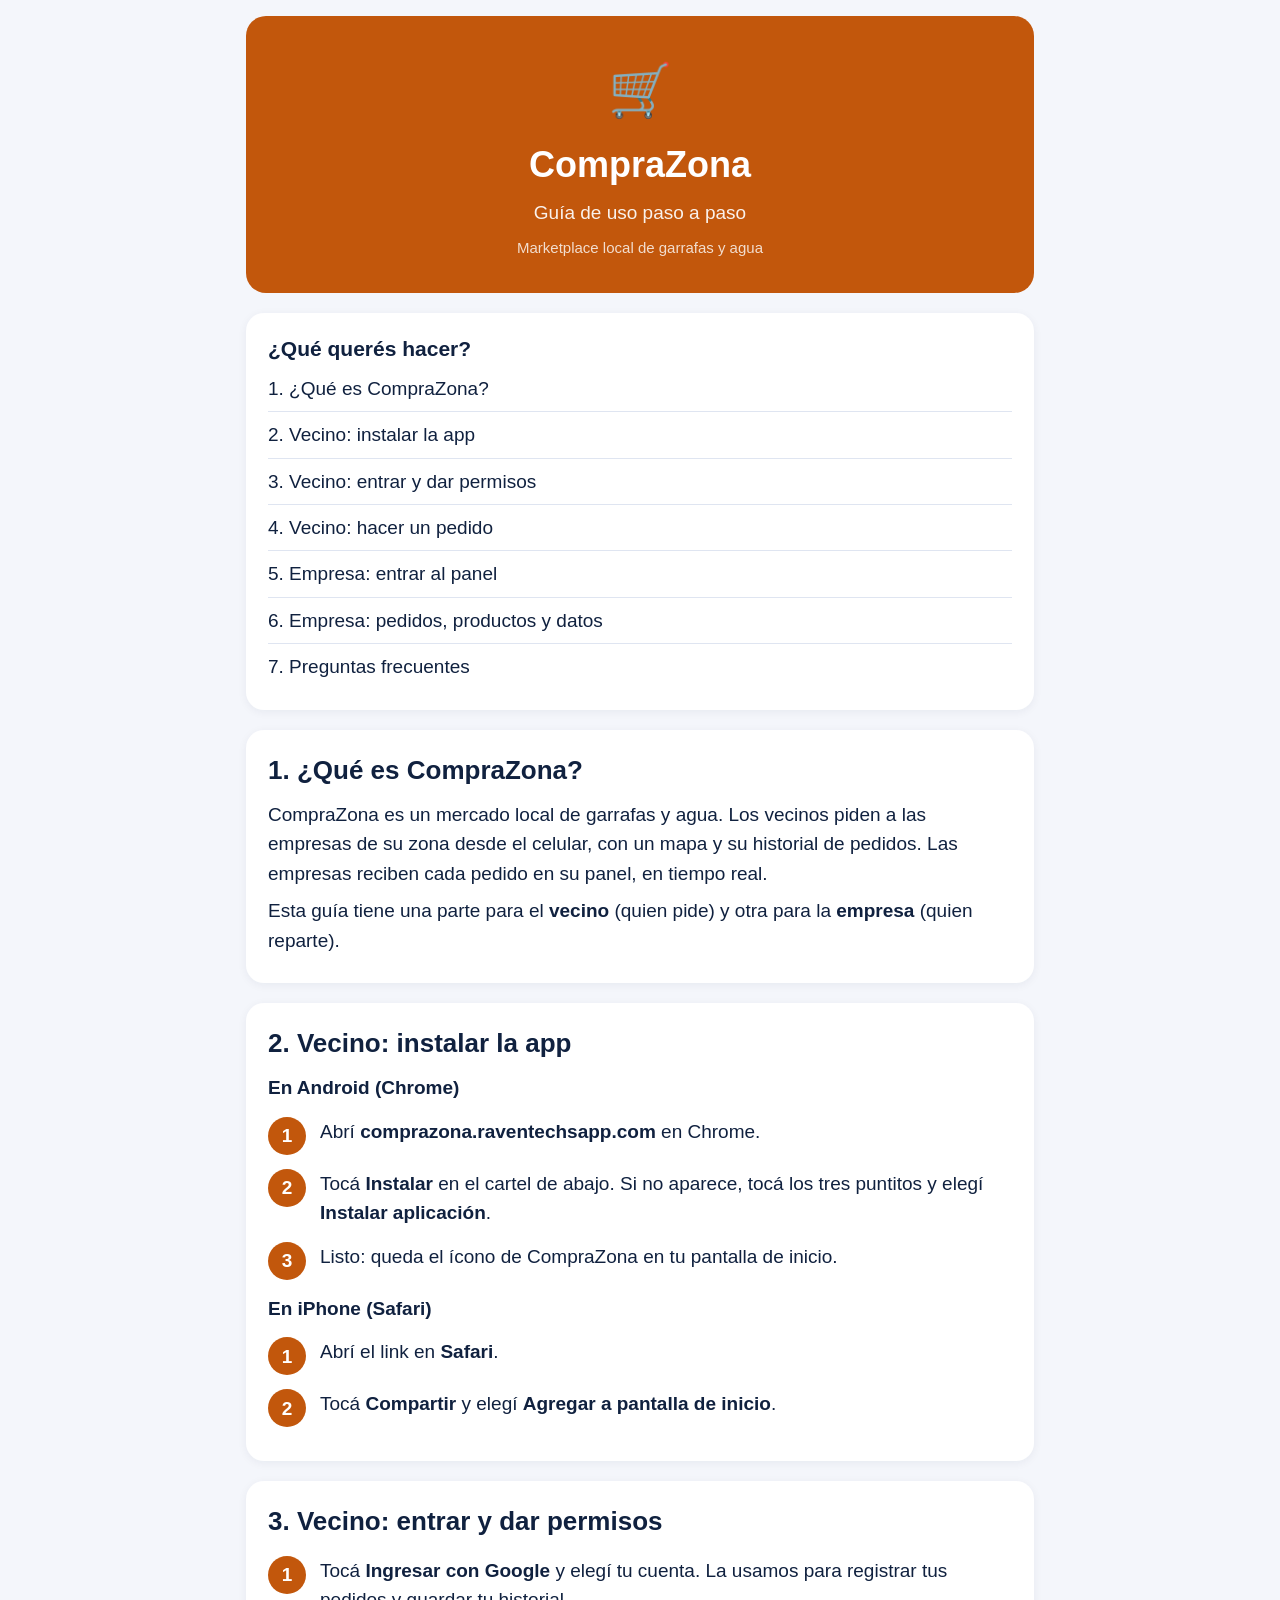
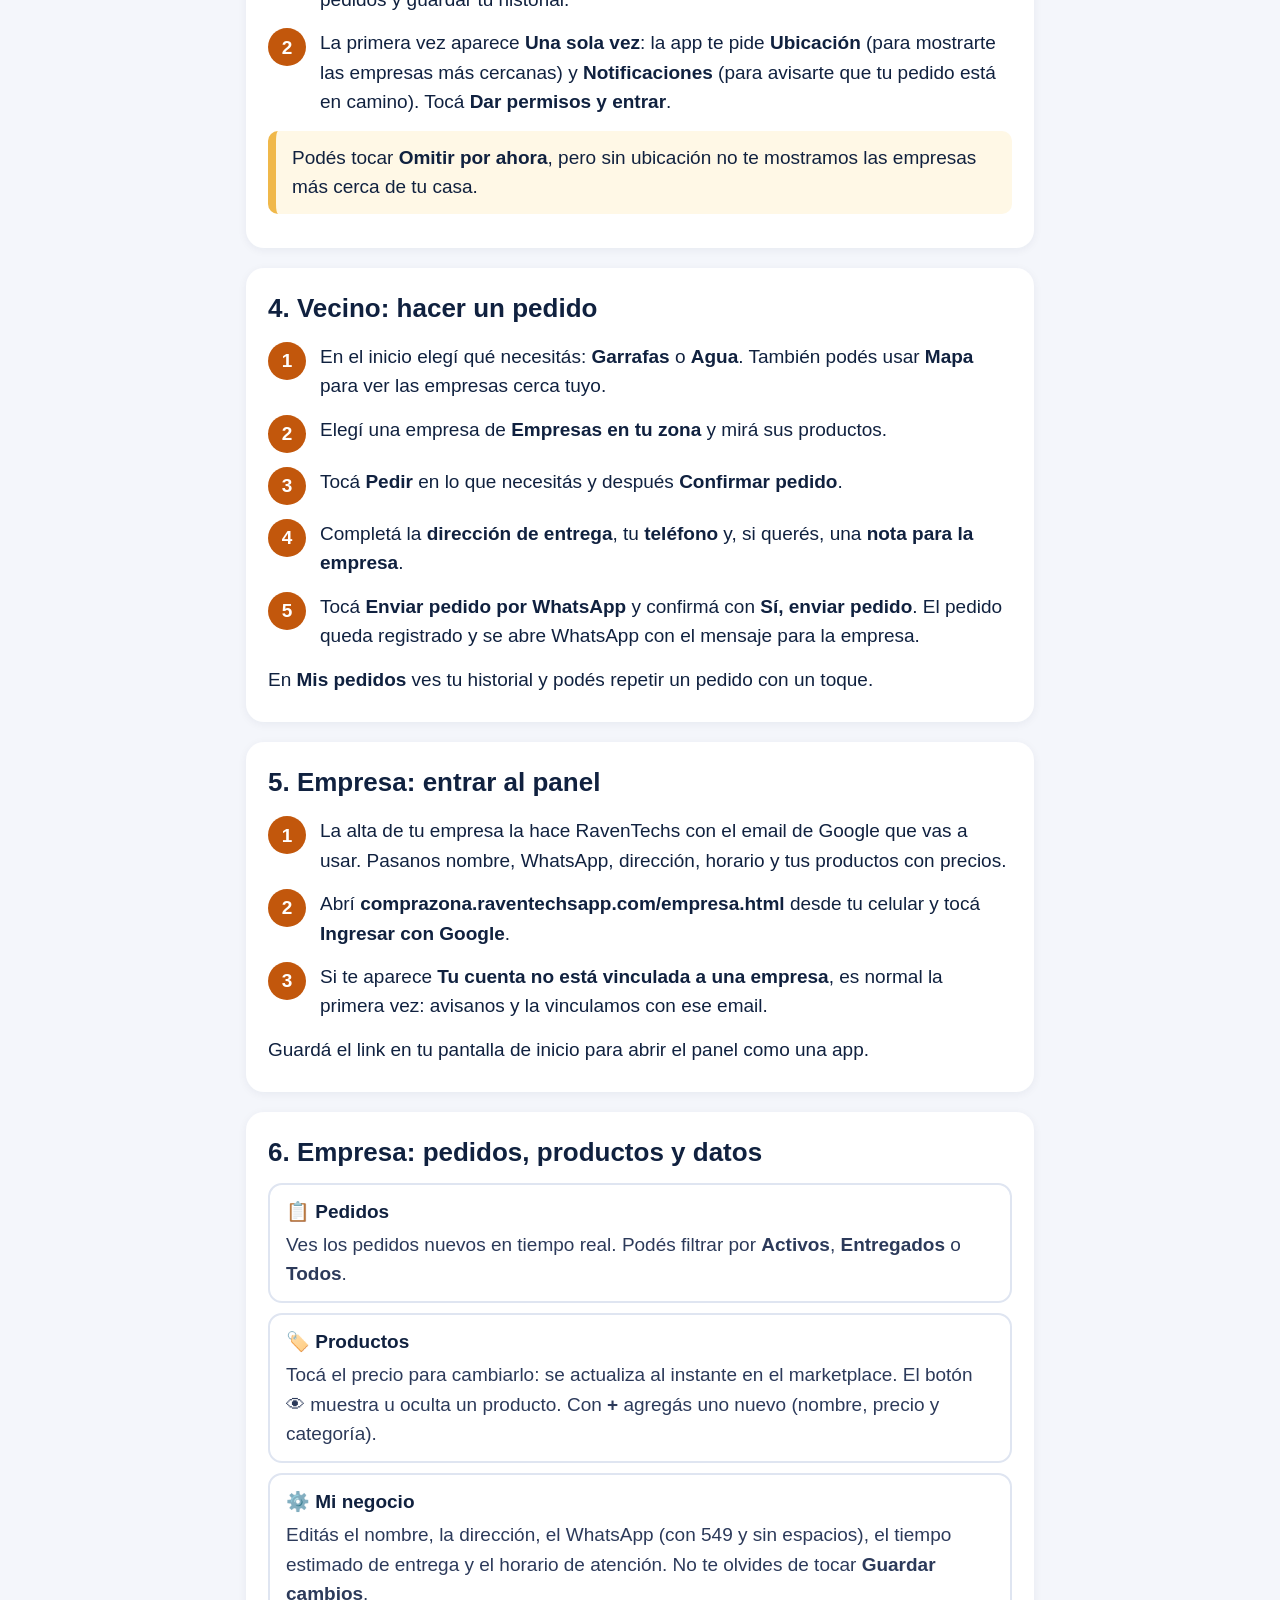
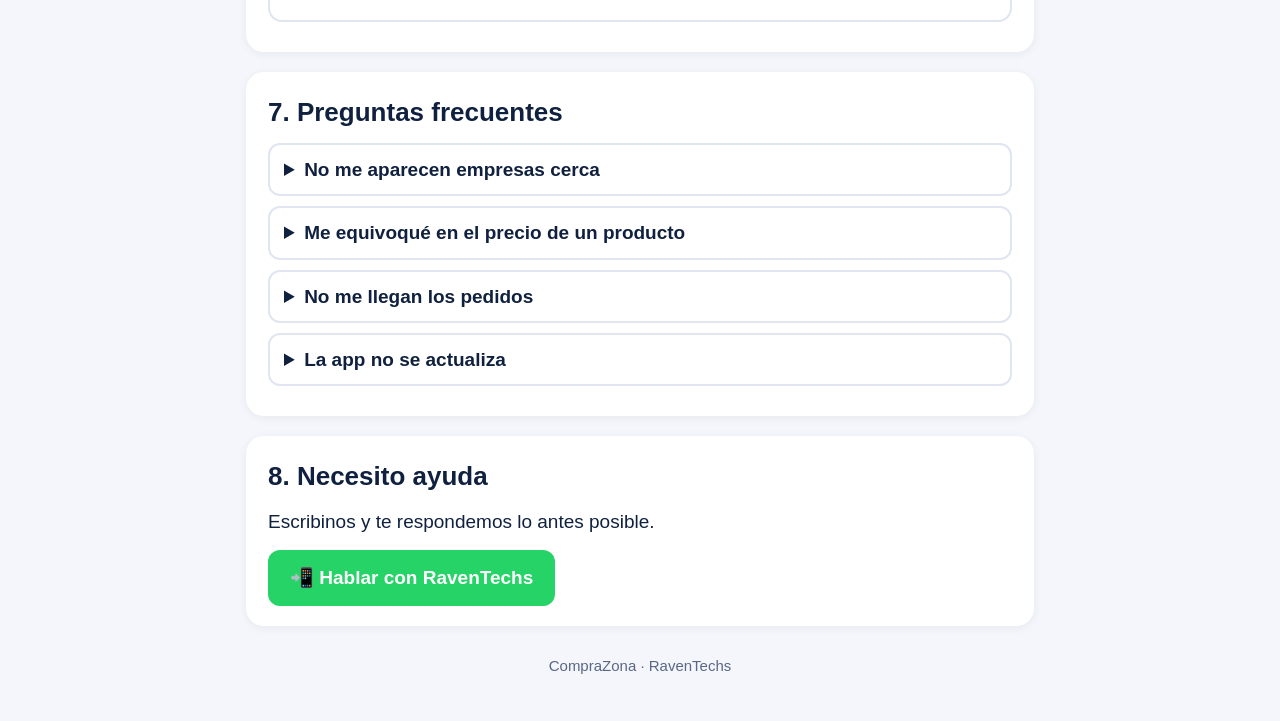
<file: ayuda/index.html>
<!doctype html><html lang="es"><head><meta charset="utf-8"><meta name="viewport" content="width=device-width,initial-scale=1">
<title>Guía de uso de CompraZona</title>
<style>
:root{--c:#c2570c;--tx:#10213f;--mu:#5b6784;--bg:#f4f6fb;--bd:#dfe5f1}
*{box-sizing:border-box}body{margin:0;font:19px/1.55 Arial,Helvetica,sans-serif;color:var(--tx);background:var(--bg)}
.w{max-width:820px;margin:0 auto;padding:16px}
header{background:var(--c);color:#fff;border-radius:20px;padding:34px 22px;text-align:center;margin-bottom:20px}header h1{margin:6px 0;font-size:36px}header p{margin:0;font-size:19px;opacity:.92}
nav,section{background:#fff;border-radius:18px;padding:20px 22px;margin-bottom:20px;box-shadow:0 2px 10px rgba(15,30,61,.06)}
nav a{display:block;color:var(--tx);text-decoration:none;padding:8px 0;border-bottom:1px solid var(--bd)}nav a:last-child{border:0}
h2{margin:0 0 10px;font-size:26px}p{margin:8px 0}
.step{display:flex;gap:14px;margin:14px 0;align-items:flex-start}.n{flex:0 0 38px;height:38px;border-radius:50%;background:var(--c);color:#fff;display:flex;align-items:center;justify-content:center;font-weight:700}
.card{border:2px solid var(--bd);border-radius:14px;padding:12px 16px;margin:10px 0}.card p{margin:4px 0 0;color:#2c3a5a}
.aviso{border-left:8px solid #f0b84a;background:#fff8e6;padding:12px 16px;border-radius:10px;margin:14px 0}
details{border:2px solid var(--bd);border-radius:12px;padding:10px 14px;margin:10px 0}summary{font-weight:700;cursor:pointer}
.btn{display:inline-block;background:#25D366;color:#fff;text-decoration:none;font-weight:700;padding:13px 22px;border-radius:12px;margin:6px 6px 0 0}
footer{text-align:center;color:var(--mu);font-size:15px;padding:8px 0 28px}
@media print{body{background:#fff;font-size:14px}section,header,nav{box-shadow:none}h2{break-after:avoid}.card,.step,details{break-inside:avoid}}
body{overflow-wrap:anywhere}</style></head><body><div class="w">
<header><div style="font-size:52px">🛒</div><h1>CompraZona</h1><p>Guía de uso paso a paso</p><p style="font-size:15px;margin-top:8px;opacity:.8">Marketplace local de garrafas y agua</p></header>
<nav><b style="font-size:21px">¿Qué querés hacer?</b><a href="#s1">1. ¿Qué es CompraZona?</a><a href="#s2">2. Vecino: instalar la app</a><a href="#s3">3. Vecino: entrar y dar permisos</a><a href="#s4">4. Vecino: hacer un pedido</a><a href="#s5">5. Empresa: entrar al panel</a><a href="#s6">6. Empresa: pedidos, productos y datos</a><a href="#s7">7. Preguntas frecuentes</a></nav>
<section id="s1"><h2>1. ¿Qué es CompraZona?</h2><p>CompraZona es un mercado local de garrafas y agua. Los vecinos piden a las empresas de su zona desde el celular, con un mapa y su historial de pedidos. Las empresas reciben cada pedido en su panel, en tiempo real.</p><p>Esta guía tiene una parte para el <b>vecino</b> (quien pide) y otra para la <b>empresa</b> (quien reparte).</p></section><section id="s2"><h2>2. Vecino: instalar la app</h2><p><b>En Android (Chrome)</b></p><div class="step"><div class="n">1</div><div>Abrí <b>comprazona.raventechsapp.com</b> en Chrome.</div></div><div class="step"><div class="n">2</div><div>Tocá <b>Instalar</b> en el cartel de abajo. Si no aparece, tocá los tres puntitos y elegí <b>Instalar aplicación</b>.</div></div><div class="step"><div class="n">3</div><div>Listo: queda el ícono de CompraZona en tu pantalla de inicio.</div></div><p><b>En iPhone (Safari)</b></p><div class="step"><div class="n">1</div><div>Abrí el link en <b>Safari</b>.</div></div><div class="step"><div class="n">2</div><div>Tocá <b>Compartir</b> y elegí <b>Agregar a pantalla de inicio</b>.</div></div></section><section id="s3"><h2>3. Vecino: entrar y dar permisos</h2><div class="step"><div class="n">1</div><div>Tocá <b>Ingresar con Google</b> y elegí tu cuenta. La usamos para registrar tus pedidos y guardar tu historial.</div></div><div class="step"><div class="n">2</div><div>La primera vez aparece <b>Una sola vez</b>: la app te pide <b>Ubicación</b> (para mostrarte las empresas más cercanas) y <b>Notificaciones</b> (para avisarte que tu pedido está en camino). Tocá <b>Dar permisos y entrar</b>.</div></div><div class="aviso">Podés tocar <b>Omitir por ahora</b>, pero sin ubicación no te mostramos las empresas más cerca de tu casa.</div></section><section id="s4"><h2>4. Vecino: hacer un pedido</h2><div class="step"><div class="n">1</div><div>En el inicio elegí qué necesitás: <b>Garrafas</b> o <b>Agua</b>. También podés usar <b>Mapa</b> para ver las empresas cerca tuyo.</div></div><div class="step"><div class="n">2</div><div>Elegí una empresa de <b>Empresas en tu zona</b> y mirá sus productos.</div></div><div class="step"><div class="n">3</div><div>Tocá <b>Pedir</b> en lo que necesitás y después <b>Confirmar pedido</b>.</div></div><div class="step"><div class="n">4</div><div>Completá la <b>dirección de entrega</b>, tu <b>teléfono</b> y, si querés, una <b>nota para la empresa</b>.</div></div><div class="step"><div class="n">5</div><div>Tocá <b>Enviar pedido por WhatsApp</b> y confirmá con <b>Sí, enviar pedido</b>. El pedido queda registrado y se abre WhatsApp con el mensaje para la empresa.</div></div><p>En <b>Mis pedidos</b> ves tu historial y podés repetir un pedido con un toque.</p></section><section id="s5"><h2>5. Empresa: entrar al panel</h2><div class="step"><div class="n">1</div><div>La alta de tu empresa la hace RavenTechs con el email de Google que vas a usar. Pasanos nombre, WhatsApp, dirección, horario y tus productos con precios.</div></div><div class="step"><div class="n">2</div><div>Abrí <b>comprazona.raventechsapp.com/empresa.html</b> desde tu celular y tocá <b>Ingresar con Google</b>.</div></div><div class="step"><div class="n">3</div><div>Si te aparece <b>Tu cuenta no está vinculada a una empresa</b>, es normal la primera vez: avisanos y la vinculamos con ese email.</div></div><p>Guardá el link en tu pantalla de inicio para abrir el panel como una app.</p></section><section id="s6"><h2>6. Empresa: pedidos, productos y datos</h2><div class="card"><b>📋 Pedidos</b><p>Ves los pedidos nuevos en tiempo real. Podés filtrar por <b>Activos</b>, <b>Entregados</b> o <b>Todos</b>.</p></div><div class="card"><b>🏷️ Productos</b><p>Tocá el precio para cambiarlo: se actualiza al instante en el marketplace. El botón 👁 muestra u oculta un producto. Con <b>+</b> agregás uno nuevo (nombre, precio y categoría).</p></div><div class="card"><b>⚙️ Mi negocio</b><p>Editás el nombre, la dirección, el WhatsApp (con 549 y sin espacios), el tiempo estimado de entrega y el horario de atención. No te olvides de tocar <b>Guardar cambios</b>.</p></div></section><section id="s7"><h2>7. Preguntas frecuentes</h2><details><summary>No me aparecen empresas cerca</summary><p>Revisá que hayas dado permiso de ubicación a la app. Si lo negaste, activalo desde los ajustes del navegador y volvé a abrir CompraZona.</p></details><details><summary>Me equivoqué en el precio de un producto</summary><p>En Productos tocá el precio, ponés el nuevo y confirmás. El cambio se ve enseguida.</p></details><details><summary>No me llegan los pedidos</summary><p>Verificá en Mi negocio que el WhatsApp esté bien escrito (con 549, sin espacios) y que tengas el panel abierto o instalado.</p></details><details><summary>La app no se actualiza</summary><p>Cerrala del todo y volvé a abrirla. Si sigue igual, desinstalala y volvé a instalarla desde el link.</p></details></section>
<section id="ayuda"><h2>8. Necesito ayuda</h2><p>Escribinos y te respondemos lo antes posible.</p><a class="btn" href="https://wa.me/5491136547592?text=Hola%20RavenTechs%2C%20necesito%20ayuda%20con%20CompraZona">📲 Hablar con RavenTechs</a></section>
<footer>CompraZona · RavenTechs</footer></div></body></html>
</file>
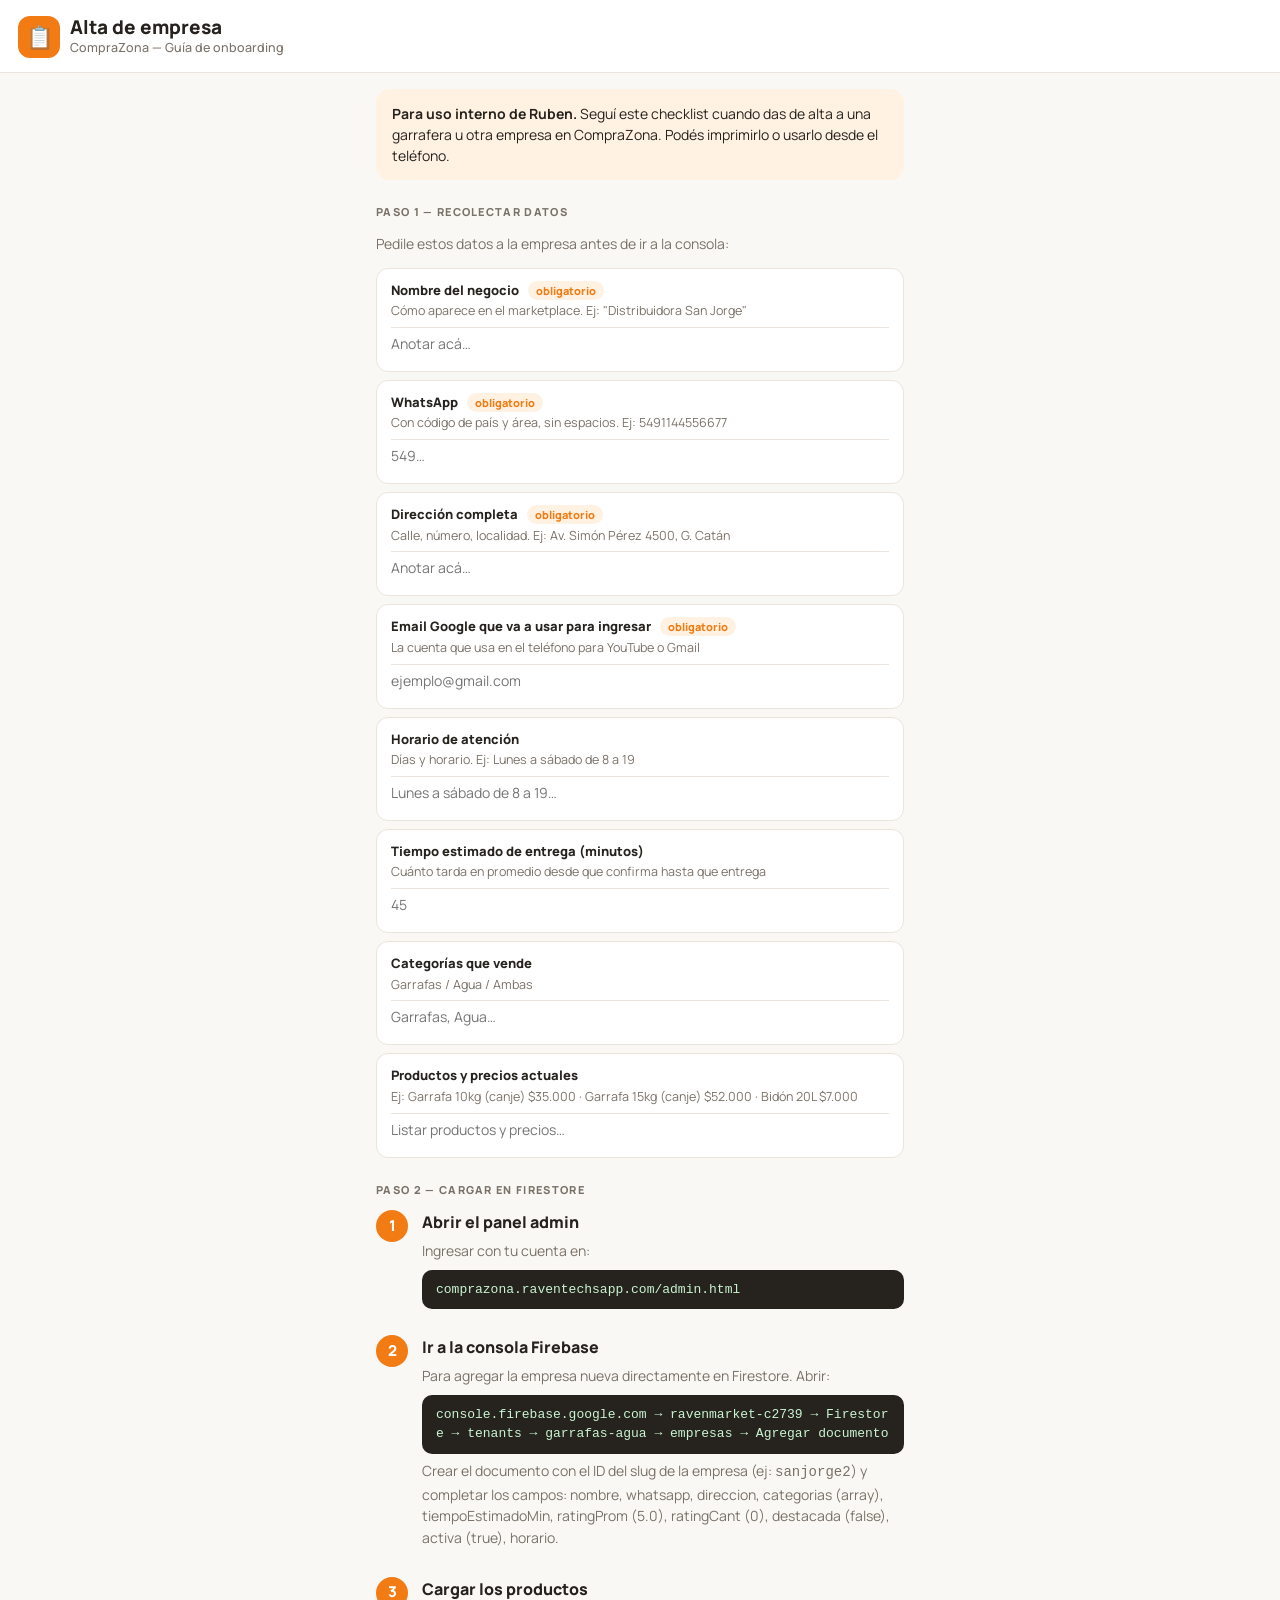
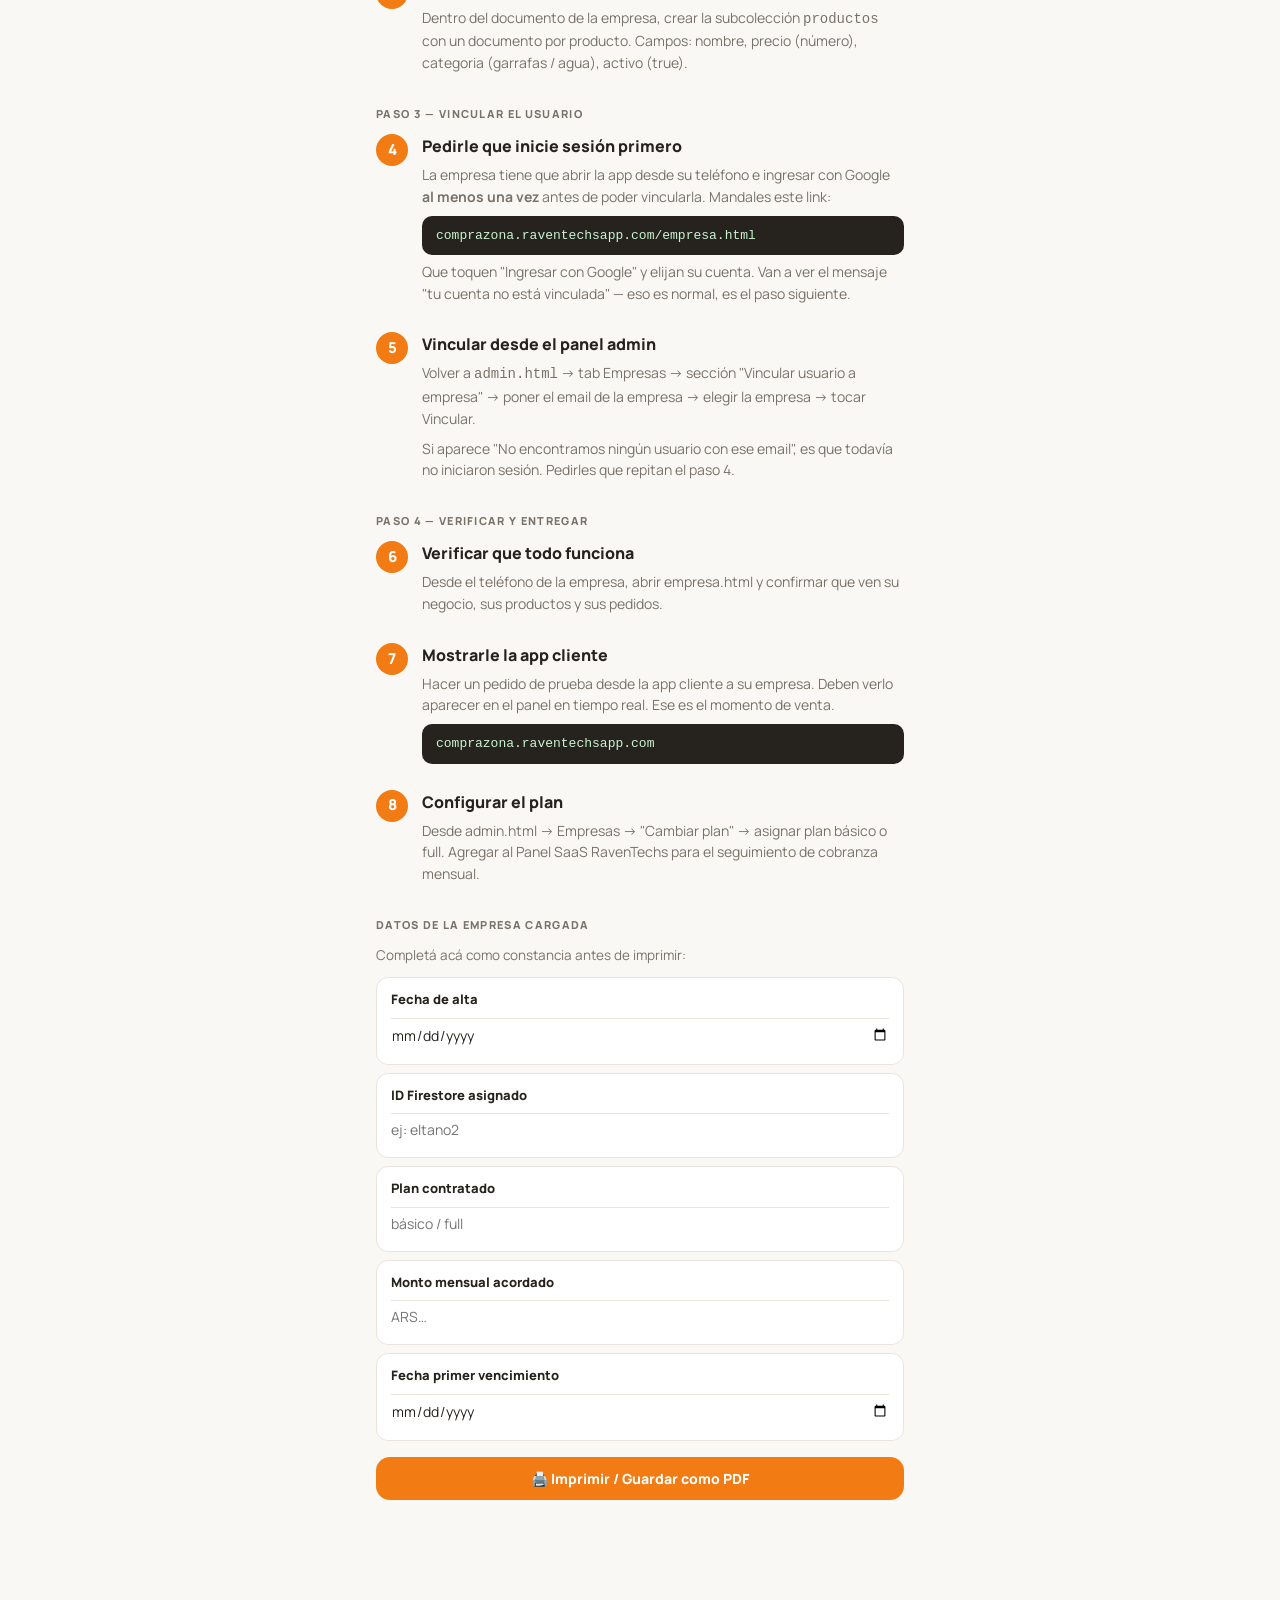
<file: onboarding.html>
<!DOCTYPE html>
<!--
  ARCHIVO: onboarding.html
  VERSIÓN: v0.1
  FECHA: 02/08/2026
  PROYECTO: CompraZona — Guía de alta de empresa | RavenTechs
  USO: Para uso interno de Ruben al vender la plataforma a una empresa.
-->
<html lang="es">
<head>
<meta charset="UTF-8">
<meta name="viewport" content="width=device-width, initial-scale=1.0">
<title>Alta de empresa — CompraZona</title>
<link href="https://fonts.googleapis.com/css2?family=Manrope:wght@500;600;700;800&display=swap" rel="stylesheet">
<link rel="stylesheet" href="estilos.css">
<style>
.paso-n{background:var(--c-primario);color:#fff;width:32px;height:32px;border-radius:50%;
  display:flex;align-items:center;justify-content:center;font-weight:800;font-size:15px;flex-shrink:0}
.paso-box{display:flex;gap:14px;margin-bottom:20px;align-items:flex-start}
.paso-box .contenido{flex:1}
.paso-box h3{font-size:16px;font-weight:800;margin-bottom:6px}
.paso-box p{font-size:14px;color:var(--c-suave);line-height:1.55;margin-bottom:8px}
.campo-recolectar{background:var(--c-tarjeta);border:1.5px solid var(--c-borde);border-radius:12px;
  padding:12px 14px;margin-bottom:8px}
.campo-recolectar .nom{font-size:13px;font-weight:800;margin-bottom:2px}
.campo-recolectar .desc{font-size:12.5px;color:var(--c-suave)}
.campo-recolectar input{width:100%;border:none;background:transparent;font-size:14px;
  padding:6px 0;outline:none;font-family:inherit;color:var(--c-texto);border-top:1px solid var(--c-borde);margin-top:6px}
.tag-imp{font-size:11px;font-weight:800;color:var(--c-primario);background:#FFF2E3;
  padding:2px 8px;border-radius:20px;margin-left:6px}
.url-chip{background:#26221D;color:#C9F5D2;font-family:ui-monospace,monospace;font-size:13px;
  padding:10px 14px;border-radius:10px;display:block;margin:6px 0;word-break:break-all}
.seccion{font-size:11px;font-weight:800;letter-spacing:.12em;text-transform:uppercase;
  color:var(--c-suave);margin:24px 0 12px}
.print-btn{background:var(--c-primario);color:#fff;font-weight:800;font-size:14px;
  padding:12px;border-radius:14px;width:100%;margin-top:8px;border:none;cursor:pointer}
@media print{.print-btn,.app{display:none}body{padding:0}}
</style>
</head>
<body>
<header class="app">
  <div class="brand">
    <div class="logo">📋</div>
    <div><h1>Alta de empresa</h1><div class="lema">CompraZona — Guía de onboarding</div></div>
  </div>
</header>

<main style="max-width:560px;margin:0 auto;padding:16px 16px 40px">

  <div style="background:#FFF2E3;border-radius:14px;padding:14px 16px;margin-bottom:20px;font-size:14px">
    <strong>Para uso interno de Ruben.</strong> Seguí este checklist cuando das de alta a una garrafera u otra empresa en CompraZona. Podés imprimirlo o usarlo desde el teléfono.
  </div>

  <div class="seccion">Paso 1 — Recolectar datos</div>
  <p style="font-size:14px;color:var(--c-suave);margin-bottom:14px">Pedile estos datos a la empresa antes de ir a la consola:</p>

  <div class="campo-recolectar">
    <div class="nom">Nombre del negocio <span class="tag-imp">obligatorio</span></div>
    <div class="desc">Cómo aparece en el marketplace. Ej: "Distribuidora San Jorge"</div>
    <input type="text" placeholder="Anotar acá…">
  </div>
  <div class="campo-recolectar">
    <div class="nom">WhatsApp <span class="tag-imp">obligatorio</span></div>
    <div class="desc">Con código de país y área, sin espacios. Ej: 5491144556677</div>
    <input type="tel" placeholder="549…">
  </div>
  <div class="campo-recolectar">
    <div class="nom">Dirección completa <span class="tag-imp">obligatorio</span></div>
    <div class="desc">Calle, número, localidad. Ej: Av. Simón Pérez 4500, G. Catán</div>
    <input type="text" placeholder="Anotar acá…">
  </div>
  <div class="campo-recolectar">
    <div class="nom">Email Google que va a usar para ingresar <span class="tag-imp">obligatorio</span></div>
    <div class="desc">La cuenta que usa en el teléfono para YouTube o Gmail</div>
    <input type="email" placeholder="ejemplo@gmail.com">
  </div>
  <div class="campo-recolectar">
    <div class="nom">Horario de atención</div>
    <div class="desc">Días y horario. Ej: Lunes a sábado de 8 a 19</div>
    <input type="text" placeholder="Lunes a sábado de 8 a 19…">
  </div>
  <div class="campo-recolectar">
    <div class="nom">Tiempo estimado de entrega (minutos)</div>
    <div class="desc">Cuánto tarda en promedio desde que confirma hasta que entrega</div>
    <input type="number" placeholder="45">
  </div>
  <div class="campo-recolectar">
    <div class="nom">Categorías que vende</div>
    <div class="desc">Garrafas / Agua / Ambas</div>
    <input type="text" placeholder="Garrafas, Agua…">
  </div>
  <div class="campo-recolectar">
    <div class="nom">Productos y precios actuales</div>
    <div class="desc">Ej: Garrafa 10kg (canje) $35.000 · Garrafa 15kg (canje) $52.000 · Bidón 20L $7.000</div>
    <input type="text" placeholder="Listar productos y precios…">
  </div>

  <div class="seccion">Paso 2 — Cargar en Firestore</div>
  <div class="paso-box">
    <div class="paso-n">1</div>
    <div class="contenido">
      <h3>Abrir el panel admin</h3>
      <p>Ingresar con tu cuenta en:</p>
      <span class="url-chip">comprazona.raventechsapp.com/admin.html</span>
    </div>
  </div>
  <div class="paso-box">
    <div class="paso-n">2</div>
    <div class="contenido">
      <h3>Ir a la consola Firebase</h3>
      <p>Para agregar la empresa nueva directamente en Firestore. Abrir:</p>
      <span class="url-chip">console.firebase.google.com → ravenmarket-c2739 → Firestore → tenants → garrafas-agua → empresas → Agregar documento</span>
      <p>Crear el documento con el ID del slug de la empresa (ej: <code>sanjorge2</code>) y completar los campos: nombre, whatsapp, direccion, categorias (array), tiempoEstimadoMin, ratingProm (5.0), ratingCant (0), destacada (false), activa (true), horario.</p>
    </div>
  </div>
  <div class="paso-box">
    <div class="paso-n">3</div>
    <div class="contenido">
      <h3>Cargar los productos</h3>
      <p>Dentro del documento de la empresa, crear la subcolección <code>productos</code> con un documento por producto. Campos: nombre, precio (número), categoria (garrafas / agua), activo (true).</p>
    </div>
  </div>

  <div class="seccion">Paso 3 — Vincular el usuario</div>
  <div class="paso-box">
    <div class="paso-n">4</div>
    <div class="contenido">
      <h3>Pedirle que inicie sesión primero</h3>
      <p>La empresa tiene que abrir la app desde su teléfono e ingresar con Google <strong>al menos una vez</strong> antes de poder vincularla. Mandales este link:</p>
      <span class="url-chip">comprazona.raventechsapp.com/empresa.html</span>
      <p>Que toquen "Ingresar con Google" y elijan su cuenta. Van a ver el mensaje "tu cuenta no está vinculada" — eso es normal, es el paso siguiente.</p>
    </div>
  </div>
  <div class="paso-box">
    <div class="paso-n">5</div>
    <div class="contenido">
      <h3>Vincular desde el panel admin</h3>
      <p>Volver a <code>admin.html</code> → tab Empresas → sección "Vincular usuario a empresa" → poner el email de la empresa → elegir la empresa → tocar Vincular.</p>
      <p>Si aparece "No encontramos ningún usuario con ese email", es que todavía no iniciaron sesión. Pedirles que repitan el paso 4.</p>
    </div>
  </div>

  <div class="seccion">Paso 4 — Verificar y entregar</div>
  <div class="paso-box">
    <div class="paso-n">6</div>
    <div class="contenido">
      <h3>Verificar que todo funciona</h3>
      <p>Desde el teléfono de la empresa, abrir empresa.html y confirmar que ven su negocio, sus productos y sus pedidos.</p>
    </div>
  </div>
  <div class="paso-box">
    <div class="paso-n">7</div>
    <div class="contenido">
      <h3>Mostrarle la app cliente</h3>
      <p>Hacer un pedido de prueba desde la app cliente a su empresa. Deben verlo aparecer en el panel en tiempo real. Ese es el momento de venta.</p>
      <span class="url-chip">comprazona.raventechsapp.com</span>
    </div>
  </div>
  <div class="paso-box">
    <div class="paso-n">8</div>
    <div class="contenido">
      <h3>Configurar el plan</h3>
      <p>Desde admin.html → Empresas → "Cambiar plan" → asignar plan básico o full. Agregar al Panel SaaS RavenTechs para el seguimiento de cobranza mensual.</p>
    </div>
  </div>

  <div class="seccion">Datos de la empresa cargada</div>
  <p style="font-size:13.5px;color:var(--c-suave);margin-bottom:12px">Completá acá como constancia antes de imprimir:</p>
  <div class="campo-recolectar">
    <div class="nom">Fecha de alta</div>
    <input type="date">
  </div>
  <div class="campo-recolectar">
    <div class="nom">ID Firestore asignado</div>
    <input type="text" placeholder="ej: eltano2">
  </div>
  <div class="campo-recolectar">
    <div class="nom">Plan contratado</div>
    <input type="text" placeholder="básico / full">
  </div>
  <div class="campo-recolectar">
    <div class="nom">Monto mensual acordado</div>
    <input type="text" placeholder="ARS…">
  </div>
  <div class="campo-recolectar">
    <div class="nom">Fecha primer vencimiento</div>
    <input type="date">
  </div>

  <button class="print-btn" onclick="window.print()">🖨️ Imprimir / Guardar como PDF</button>

</main>
</body>
</html>
</file>
<file: estilos.css>
/*
  ARCHIVO: estilos.css
  VERSIÓN: v0.3
  FECHA: 01/08/2026
  PROYECTO: RavenMarket — base visual compartida | RavenTechs
  CHANGELOG:
  - v0.3 (01/08/2026): Estilos carrito animado header y splash.
  - v0.2 (01/08/2026): Chip de sesión (login Google) compartido entre apps y pantalla de acceso.
  - v0.1 (01/08/2026): Base mobile-first. Branding por variables CSS runtime.
*/
:root{
  --c-primario:#F27B13;
  --c-secundario:#2E9FC4;
  --c-fondo:#FAF8F5;
  --c-tarjeta:#FFFFFF;
  --c-texto:#26221D;
  --c-suave:#7A7268;
  --c-borde:#EAE4DC;
  --c-ok:#3D9B4F;
  --radio:14px;
  --sombra:0 2px 10px rgba(38,34,29,.07);
}
*{margin:0;padding:0;box-sizing:border-box;-webkit-tap-highlight-color:transparent}
html{font-size:16px}
body{background:var(--c-fondo);color:var(--c-texto);font-family:'Manrope',system-ui,sans-serif;line-height:1.5;padding-bottom:88px}
button{font-family:inherit;cursor:pointer;border:none;background:none}
input,textarea{font-family:inherit;font-size:16px}
a{color:var(--c-secundario)}

/* ---- Banner demo ---- */
.demo-banner{background:#26221D;color:#FFD9AE;font-size:12.5px;text-align:center;padding:7px 12px;font-weight:600;letter-spacing:.02em}

/* ---- Header ---- */
header.app{background:var(--c-tarjeta);padding:16px 18px 14px;border-bottom:1px solid var(--c-borde);position:sticky;top:0;z-index:20}
.brand{display:flex;align-items:center;gap:10px}
.brand .logo{width:42px;height:42px;border-radius:12px;background:var(--c-primario);color:#fff;display:flex;align-items:center;justify-content:center;font-size:22px;flex-shrink:0}
.brand h1{font-size:19px;font-weight:800;line-height:1.15}
.brand .lema{font-size:12.5px;color:var(--c-suave);font-weight:500}
.zona{font-size:12px;color:var(--c-suave);margin-top:8px;display:flex;align-items:center;gap:5px}

/* ---- Contenedor ---- */
main{max-width:560px;margin:0 auto;padding:16px}
.vista{display:none}
.vista.activa{display:block;animation:aparecer .18s ease}
@keyframes aparecer{from{opacity:0;transform:translateY(4px)}to{opacity:1;transform:none}}
@media (prefers-reduced-motion:reduce){.vista.activa{animation:none}}

/* ---- Buscador ---- */
.buscador{display:flex;gap:8px;margin-bottom:18px}
.buscador input{flex:1;padding:13px 16px;border:1.5px solid var(--c-borde);border-radius:var(--radio);background:var(--c-tarjeta);outline:none}
.buscador input:focus{border-color:var(--c-primario)}
.buscador button{background:var(--c-primario);color:#fff;padding:0 18px;border-radius:var(--radio);font-weight:700;font-size:15px}

/* ---- Grilla de categorías ---- */
.seccion-titulo{font-size:14px;font-weight:800;text-transform:uppercase;letter-spacing:.06em;color:var(--c-suave);margin:4px 0 10px}
.cat-grid{display:grid;grid-template-columns:1fr 1fr;gap:12px;margin-bottom:22px}
.cat-btn{background:var(--c-tarjeta);border:1.5px solid var(--c-borde);border-radius:var(--radio);padding:20px 14px;text-align:center;box-shadow:var(--sombra);transition:transform .1s}
.cat-btn:active{transform:scale(.97)}
.cat-btn .ico{font-size:34px;display:block;margin-bottom:8px}
.cat-btn .nom{font-weight:800;font-size:16px}

/* ---- Tarjeta empresa ---- */
.volver{display:inline-flex;align-items:center;gap:6px;font-weight:700;color:var(--c-suave);font-size:14px;margin-bottom:12px;padding:6px 2px}
.emp-card{background:var(--c-tarjeta);border:1.5px solid var(--c-borde);border-radius:var(--radio);box-shadow:var(--sombra);padding:15px;margin-bottom:12px;width:100%;text-align:left;display:block}
.emp-card:active{transform:scale(.99)}
.emp-top{display:flex;justify-content:space-between;align-items:flex-start;gap:10px}
.emp-nombre{font-weight:800;font-size:16.5px}
.emp-dir{font-size:12.5px;color:var(--c-suave);margin-top:2px}
.emp-estado{font-size:11.5px;font-weight:700;padding:3px 9px;border-radius:20px;white-space:nowrap}
.emp-estado.abierta{background:#E7F4EA;color:var(--c-ok)}
.emp-estado.cerrada{background:#F6EAE6;color:#B4553B}
.emp-datos{display:flex;flex-wrap:wrap;gap:10px;margin-top:9px;font-size:13px;color:var(--c-suave);font-weight:600}
.emp-precio{color:var(--c-texto);font-weight:800}
.badges{display:flex;flex-wrap:wrap;gap:6px;margin-top:10px}
.badge{font-size:11.5px;font-weight:700;padding:4px 9px;border-radius:20px;background:#FFF2E3;color:#A85B12;border:1px solid #F5DFC4}
.badge.b-sec{background:#E7F3F8;color:#1E6E8C;border-color:#CBE5EF}

/* ---- Detalle empresa / productos ---- */
.detalle-head{background:var(--c-tarjeta);border:1.5px solid var(--c-borde);border-radius:var(--radio);padding:16px;margin-bottom:14px;box-shadow:var(--sombra)}
.prod{background:var(--c-tarjeta);border:1.5px solid var(--c-borde);border-radius:var(--radio);padding:13px 15px;margin-bottom:10px;display:flex;justify-content:space-between;align-items:center;gap:10px}
.prod .info{flex:1}
.prod .nom{font-weight:700;font-size:14.5px}
.prod .pre{font-weight:800;font-size:15px;margin-top:2px;color:var(--c-primario)}
.stepper{display:flex;align-items:center;gap:2px;background:var(--c-fondo);border-radius:12px;border:1.5px solid var(--c-borde)}
.stepper button{width:38px;height:38px;font-size:19px;font-weight:800;color:var(--c-primario)}
.stepper .cant{min-width:26px;text-align:center;font-weight:800;font-size:15px}

/* ---- Barra carrito ---- */
.carrito-bar{position:fixed;left:0;right:0;bottom:0;z-index:30;background:var(--c-tarjeta);border-top:1.5px solid var(--c-borde);padding:12px 16px calc(12px + env(safe-area-inset-bottom))}
.carrito-bar .inner{max-width:560px;margin:0 auto;display:flex;align-items:center;gap:12px}
.carrito-bar .total{flex:1}
.carrito-bar .total .t1{font-size:12px;color:var(--c-suave);font-weight:600}
.carrito-bar .total .t2{font-size:18px;font-weight:800}
.btn-principal{background:var(--c-primario);color:#fff;font-weight:800;font-size:15.5px;padding:14px 22px;border-radius:var(--radio);box-shadow:0 3px 10px rgba(242,123,19,.3)}
.btn-principal:disabled{opacity:.45;box-shadow:none}
.btn-sec{background:var(--c-tarjeta);border:1.5px solid var(--c-borde);color:var(--c-texto);font-weight:700;font-size:14.5px;padding:12px 18px;border-radius:var(--radio);width:100%;margin-top:10px}

/* ---- Confirmación ---- */
.campo{margin-bottom:14px}
.campo label{display:block;font-size:13px;font-weight:800;margin-bottom:6px}
.campo input,.campo textarea{width:100%;padding:12px 14px;border:1.5px solid var(--c-borde);border-radius:var(--radio);background:var(--c-tarjeta);outline:none}
.campo input:focus,.campo textarea:focus{border-color:var(--c-primario)}
.resumen{background:var(--c-tarjeta);border:1.5px solid var(--c-borde);border-radius:var(--radio);padding:15px;margin-bottom:14px}
.resumen .linea{display:flex;justify-content:space-between;font-size:14px;margin-bottom:6px}
.resumen .linea.total{font-weight:800;font-size:16px;border-top:1.5px solid var(--c-borde);padding-top:8px;margin-top:8px}

/* ---- Historial ---- */
.ped-card{background:var(--c-tarjeta);border:1.5px solid var(--c-borde);border-radius:var(--radio);padding:14px;margin-bottom:11px;box-shadow:var(--sombra)}
.ped-top{display:flex;justify-content:space-between;font-size:13px;color:var(--c-suave);font-weight:600;margin-bottom:6px}
.ped-emp{font-weight:800;font-size:15px}
.ped-items{font-size:13.5px;color:var(--c-suave);margin:5px 0}
.ped-total{font-weight:800}
.vacio{text-align:center;color:var(--c-suave);padding:40px 20px;font-size:14.5px}
.vacio .ico{font-size:40px;display:block;margin-bottom:10px}

/* ---- Modal ---- */
.modal-fondo{position:fixed;inset:0;background:rgba(38,34,29,.45);z-index:40;display:none;align-items:flex-end;justify-content:center}
.modal-fondo.abierto{display:flex}
.modal{background:var(--c-tarjeta);border-radius:20px 20px 0 0;padding:22px 18px calc(22px + env(safe-area-inset-bottom));width:100%;max-width:560px;max-height:85vh;overflow-y:auto}
.modal h3{font-size:17px;font-weight:800;margin-bottom:10px}
.modal .wa-preview{background:#EFEAE3;border-radius:12px;padding:14px;font-size:13.5px;white-space:pre-wrap;font-family:ui-monospace,monospace;margin:10px 0 14px;line-height:1.55}

/* ---- Bottom nav ---- */
.nav-inferior{position:fixed;left:0;right:0;bottom:0;z-index:25;background:var(--c-tarjeta);border-top:1.5px solid var(--c-borde);display:flex;padding-bottom:env(safe-area-inset-bottom)}
.nav-inferior button{flex:1;padding:10px 0 9px;text-align:center;font-size:11.5px;font-weight:700;color:var(--c-suave)}
.nav-inferior button .ni{display:block;font-size:21px;margin-bottom:1px}
.nav-inferior button.activo{color:var(--c-primario)}

/* ---- Sesión (v0.2) ---- */
.fila-header{display:flex;justify-content:space-between;align-items:flex-start;gap:10px}
.sesion-chip{border:1.5px solid var(--c-borde);background:var(--c-fondo);border-radius:20px;padding:7px 13px;font-size:12.5px;font-weight:800;color:var(--c-texto);white-space:nowrap}
.sesion-chip.entrar{border-color:var(--c-primario);color:var(--c-primario);background:#FFF2E3}
.pantalla-acceso{max-width:560px;margin:0 auto;padding:60px 24px;text-align:center}
.pantalla-acceso .ico{font-size:52px;display:block;margin-bottom:14px}
.pantalla-acceso h2{font-size:20px;font-weight:800;margin-bottom:8px}
.pantalla-acceso p{color:var(--c-suave);font-size:14.5px;margin-bottom:22px}

/* ---- Carrito animado (v0.3) ---- */
.carrito-wrap{display:inline-flex;align-items:center;gap:8px}
.carrito-header{width:34px;height:31px;flex-shrink:0;animation:oscilar-h 1.8s ease-in-out infinite}
@keyframes oscilar-h{
  0%,100%{transform:translateX(0)}
  30%{transform:translateX(4px)}
  70%{transform:translateX(-4px)}
}
.carrito-header .rueda-izq{transform-box:fill-box;transform-origin:center;animation:girar-r .65s linear infinite}
.carrito-header .rueda-der{transform-box:fill-box;transform-origin:center;animation:girar-r .65s linear infinite}
.carrito-splash{width:96px;height:86px;margin:0 auto 18px;display:block;animation:rodar-s 2.4s ease-in-out infinite}
@keyframes rodar-s{
  0%{transform:translateX(-14px)}
  45%{transform:translateX(14px)}
  55%{transform:translateX(14px)}
  100%{transform:translateX(-14px)}
}
.carrito-splash .rueda-izq{transform-box:fill-box;transform-origin:center;animation:girar-r .55s linear infinite}
.carrito-splash .rueda-der{transform-box:fill-box;transform-origin:center;animation:girar-r .55s linear infinite}
@keyframes girar-r{from{transform:rotate(0deg)}to{transform:rotate(360deg)}}

/* ══════════════════════════════════════════════
   ESTÁNDAR RAVENTECHS DE ONBOARDING v1.0
   02/08/2026 — aplicar en todas las apps
   ══════════════════════════════════════════════ */

/* ── Banner PWA personalizado ── */
#bannerPWA{
  position:fixed;bottom:76px;left:12px;right:12px;z-index:35;
  background:var(--c-texto);color:#fff;
  border-radius:16px;padding:14px 16px;
  display:none;align-items:center;gap:12px;
  box-shadow:0 6px 24px rgba(0,0,0,.25);
  animation:subirCard .3s ease;
}
#bannerPWA .ico{font-size:28px;flex-shrink:0}
#bannerPWA .txt .t1{font-weight:800;font-size:14.5px}
#bannerPWA .txt .t2{font-size:12px;opacity:.75;margin-top:1px}
#bannerPWA .acciones{display:flex;flex-direction:column;gap:5px;flex-shrink:0}
.pwa-si{background:var(--c-primario);color:#fff;font-weight:800;font-size:13px;
        padding:9px 14px;border-radius:11px;border:none;cursor:pointer;white-space:nowrap}
.pwa-no{font-size:11.5px;font-weight:700;color:rgba(255,255,255,.6);
        background:none;border:none;cursor:pointer;padding:3px;text-align:center}

/* ── Pantalla de espera redirect Google ── */
#pantallaEspera{
  position:fixed;inset:0;z-index:95;
  background:var(--c-fondo);
  display:none;flex-direction:column;align-items:center;justify-content:center;
  text-align:center;padding:30px;
}
#pantallaEspera .loader{
  width:48px;height:48px;border-radius:50%;
  border:4px solid var(--c-borde);
  border-top-color:var(--c-primario);
  animation:girar-loader 0.8s linear infinite;
  margin-bottom:20px;
}
@keyframes girar-loader{to{transform:rotate(360deg)}}
#pantallaEspera h2{font-size:20px;font-weight:800;margin-bottom:8px}
#pantallaEspera p{font-size:14.5px;color:var(--c-suave)}

/* ── Pantalla de permisos post-login ── */
#pantallaPermisos{
  position:fixed;inset:0;z-index:88;
  background:var(--c-fondo);
  display:none;flex-direction:column;align-items:center;
  padding:0 22px calc(30px + env(safe-area-inset-bottom));
  overflow-y:auto;
}
.perm-titulo{font-size:22px;font-weight:800;text-align:center;margin:36px 0 6px}
.perm-sub{font-size:14.5px;color:var(--c-suave);text-align:center;margin-bottom:24px;line-height:1.5}
.perm-item{
  width:100%;max-width:400px;
  background:var(--c-tarjeta);border:2px solid var(--c-borde);
  border-radius:16px;padding:15px 18px;margin-bottom:10px;
  display:flex;align-items:center;gap:16px;
  transition:border-color .3s,background .3s;
}
.perm-item.activo{border-color:var(--c-ok);background:#F0FFF3}
.perm-item .pi-ico{font-size:30px;width:42px;text-align:center;flex-shrink:0;transition:all .3s}
.perm-item .pi-txt .t1{font-weight:800;font-size:15px}
.perm-item .pi-txt .t2{font-size:12.5px;color:var(--c-suave);margin-top:2px;line-height:1.4}
.perm-item .pi-check{width:26px;height:26px;border-radius:50%;border:2px solid var(--c-borde);
  flex-shrink:0;display:flex;align-items:center;justify-content:center;
  font-size:14px;transition:all .3s;margin-left:auto}
.perm-item.activo .pi-check{background:var(--c-ok);border-color:var(--c-ok);color:#fff}
.perm-btn-grande{
  width:100%;max-width:400px;margin-top:16px;
  background:var(--c-primario);color:#fff;
  font-size:17px;font-weight:800;padding:17px;
  border-radius:16px;border:none;cursor:pointer;
  box-shadow:0 4px 16px rgba(242,123,19,.35);
  transition:background .2s;
}
.perm-btn-grande:disabled{background:var(--c-suave);box-shadow:none}
.perm-omitir{
  margin-top:14px;font-size:13px;color:var(--c-suave);
  background:none;border:none;cursor:pointer;padding:10px;
}
</file>
